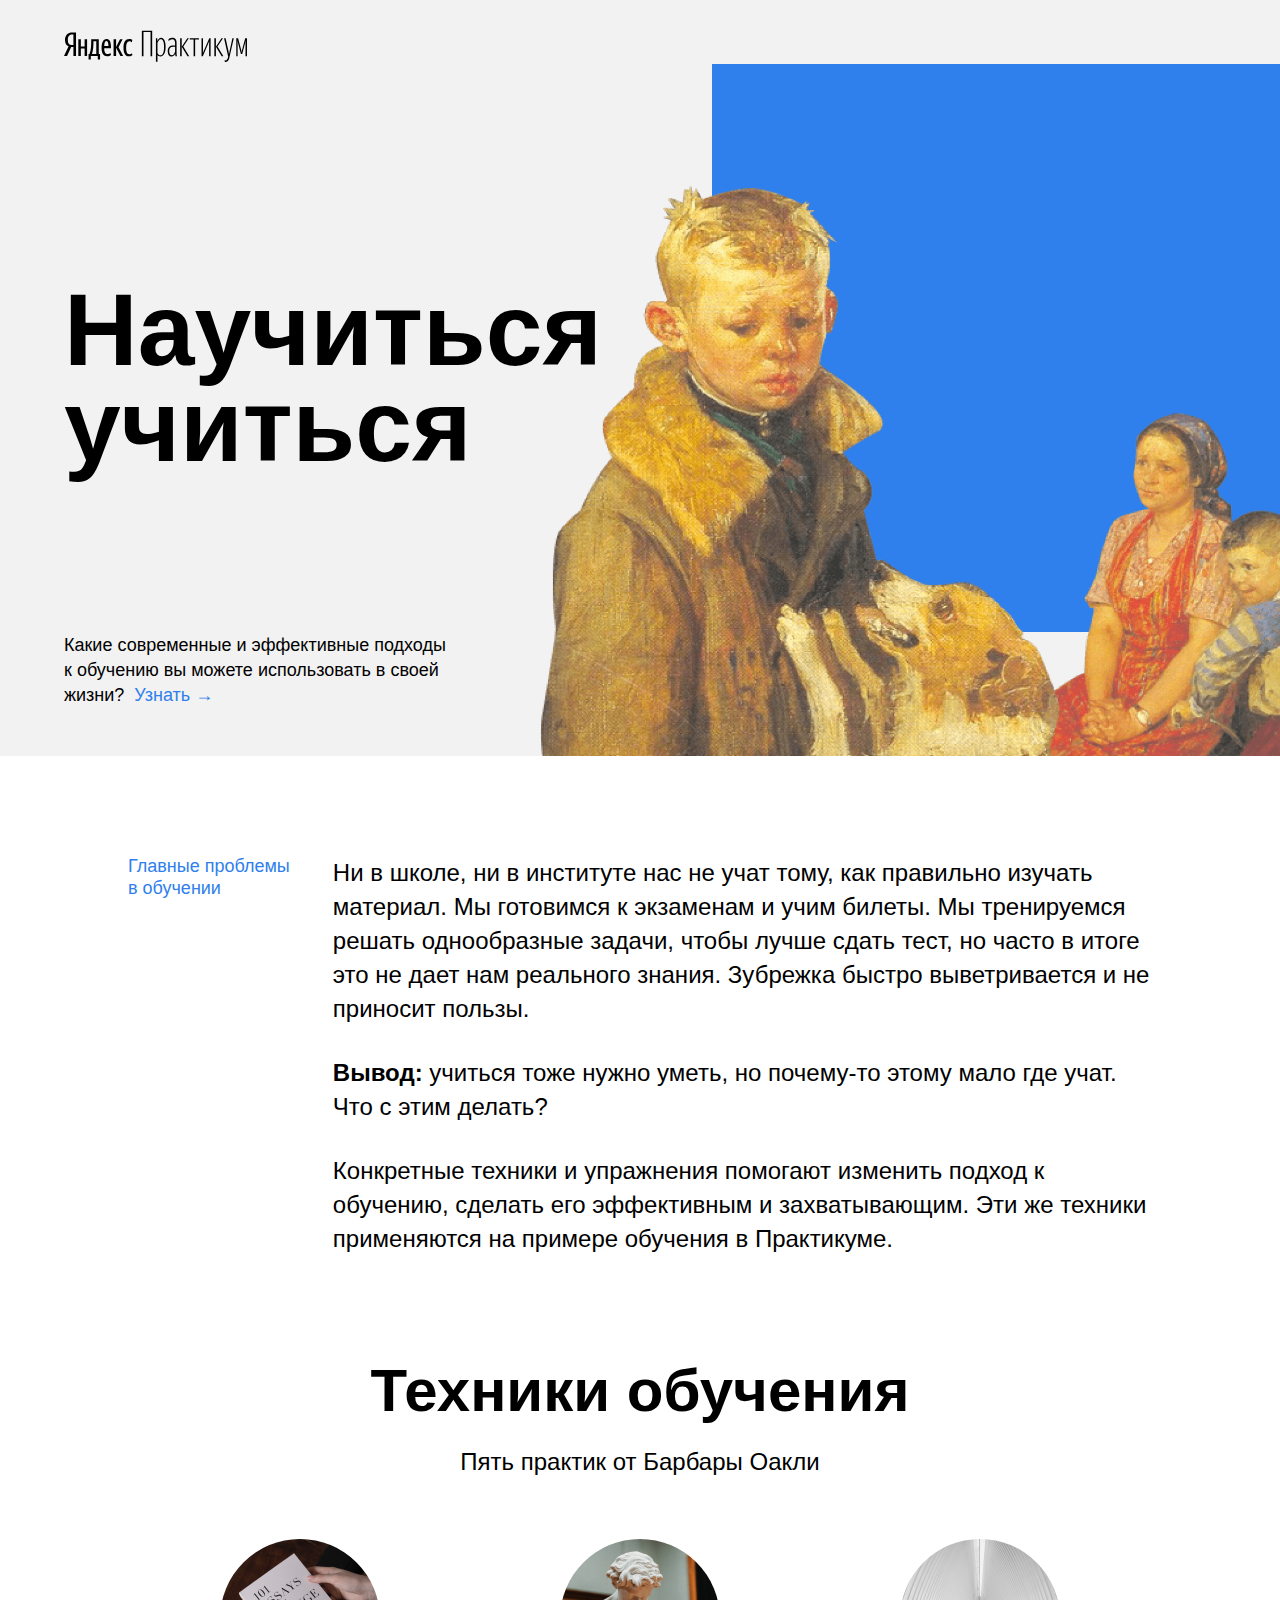
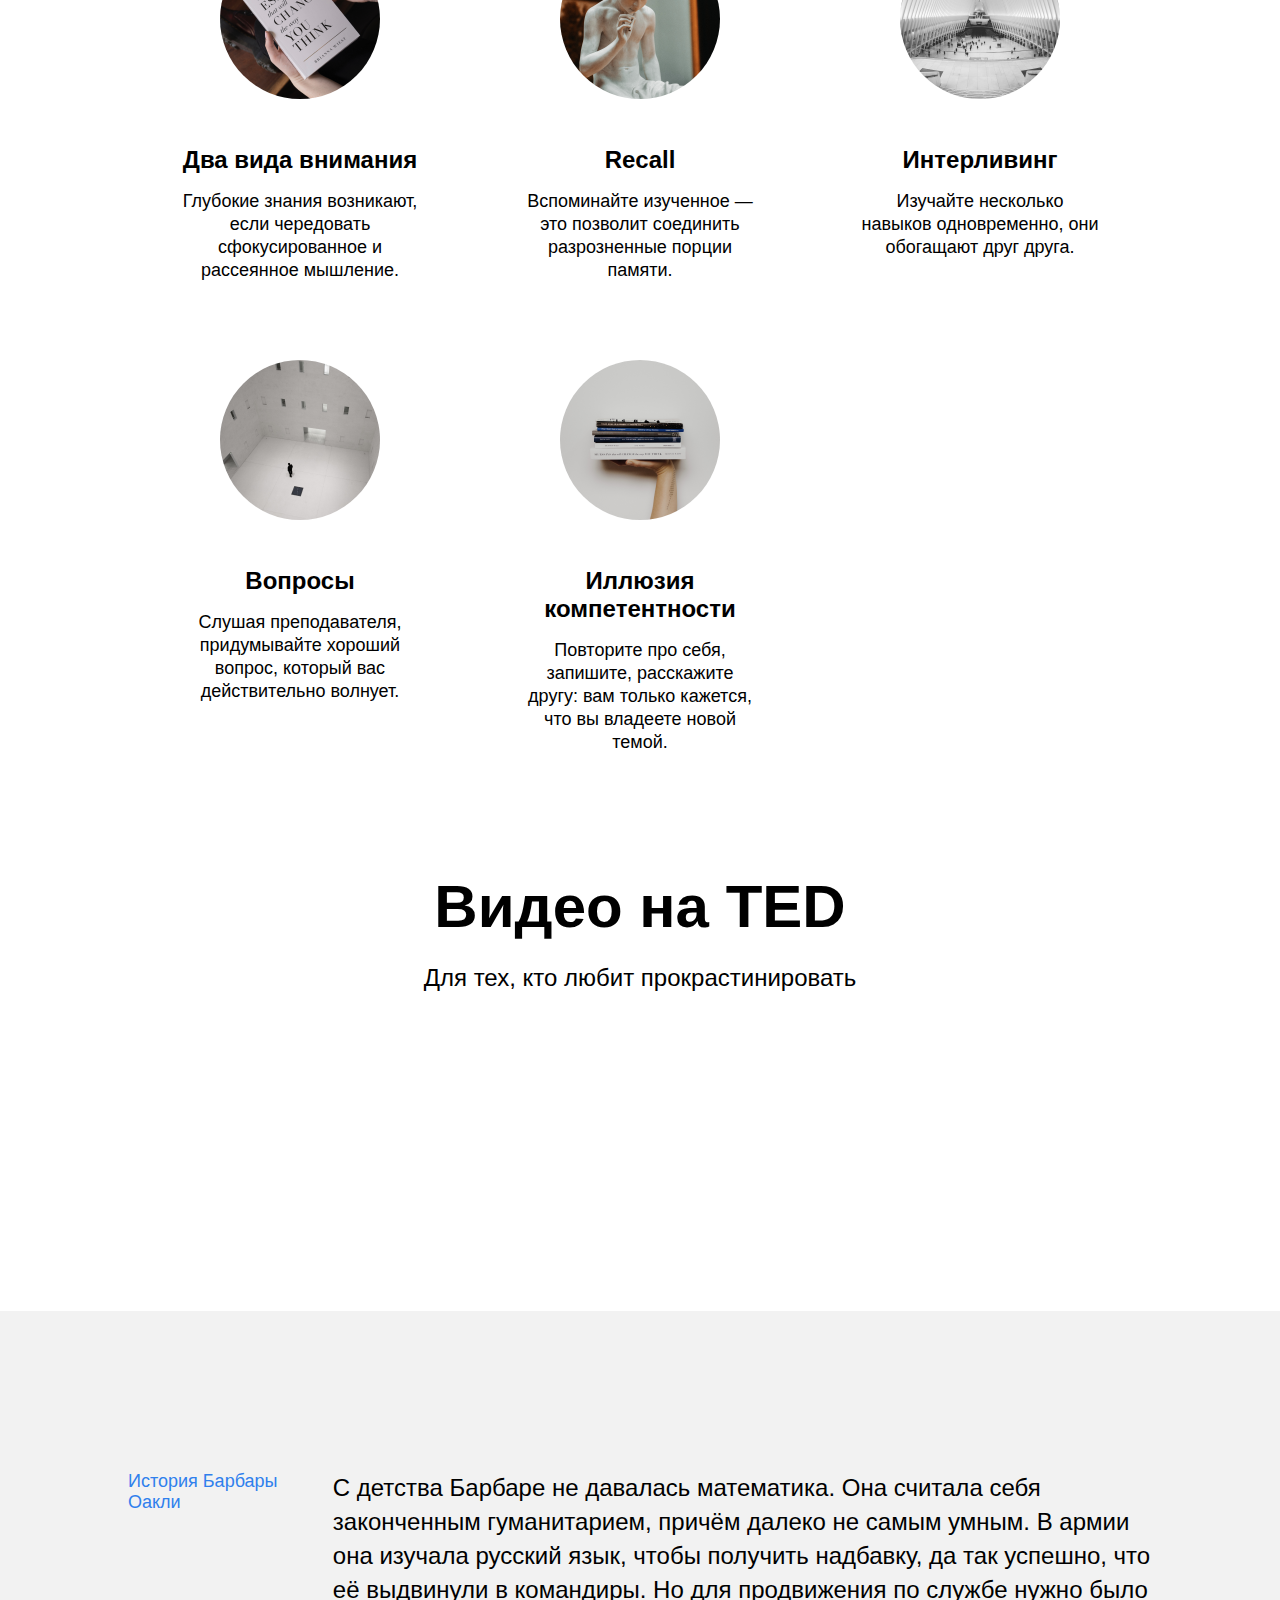
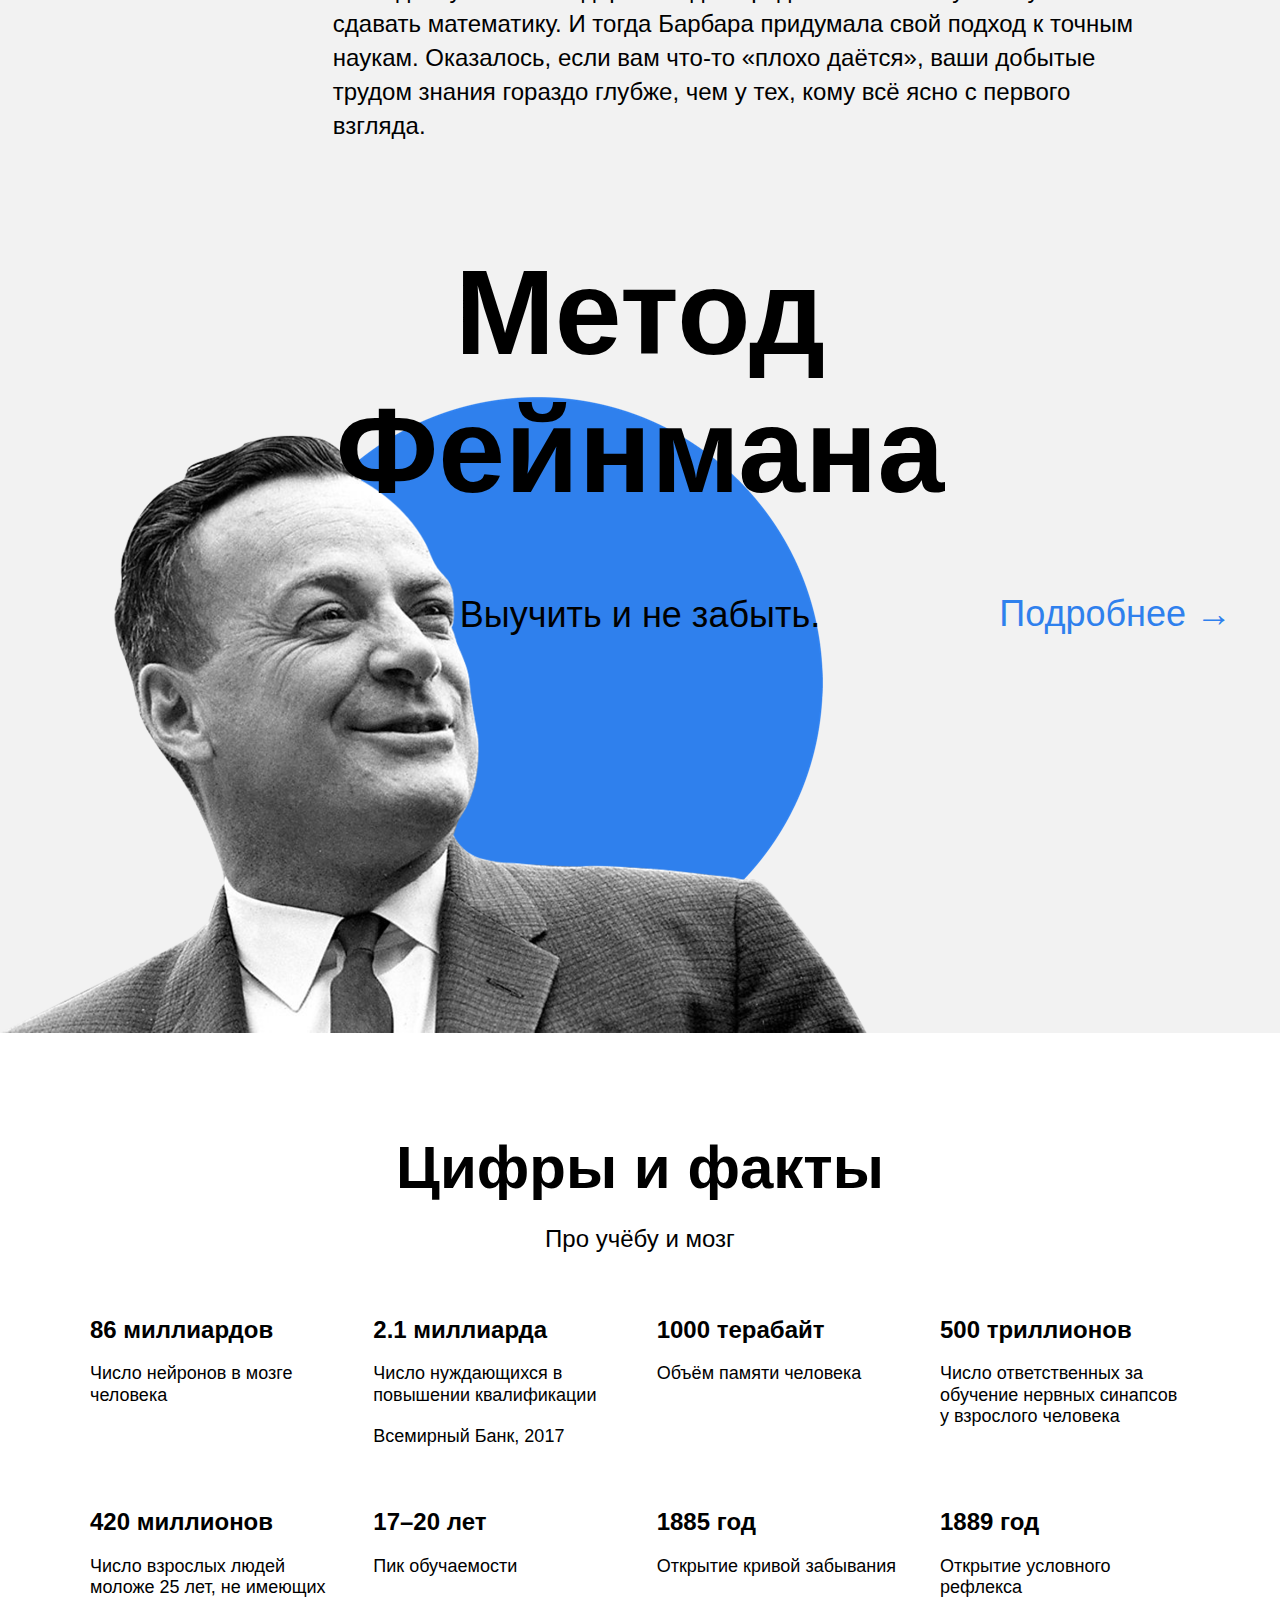
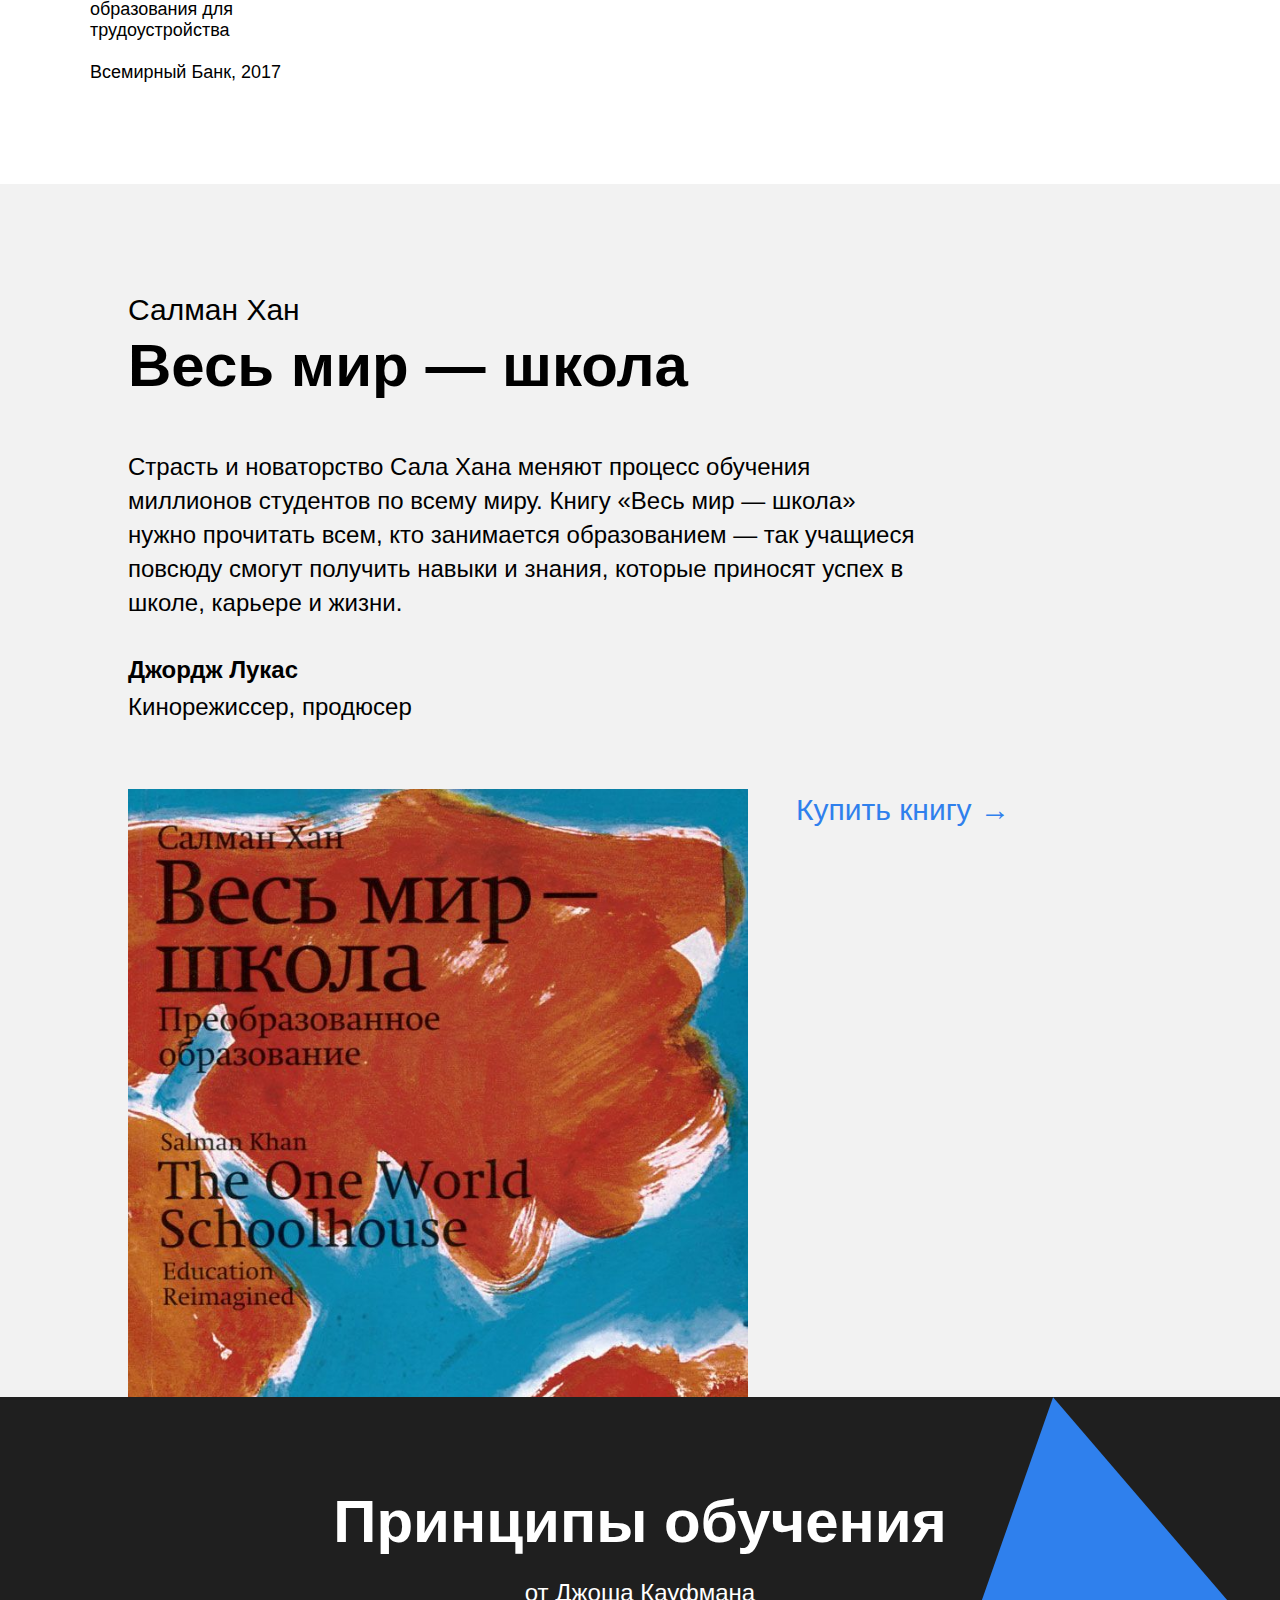
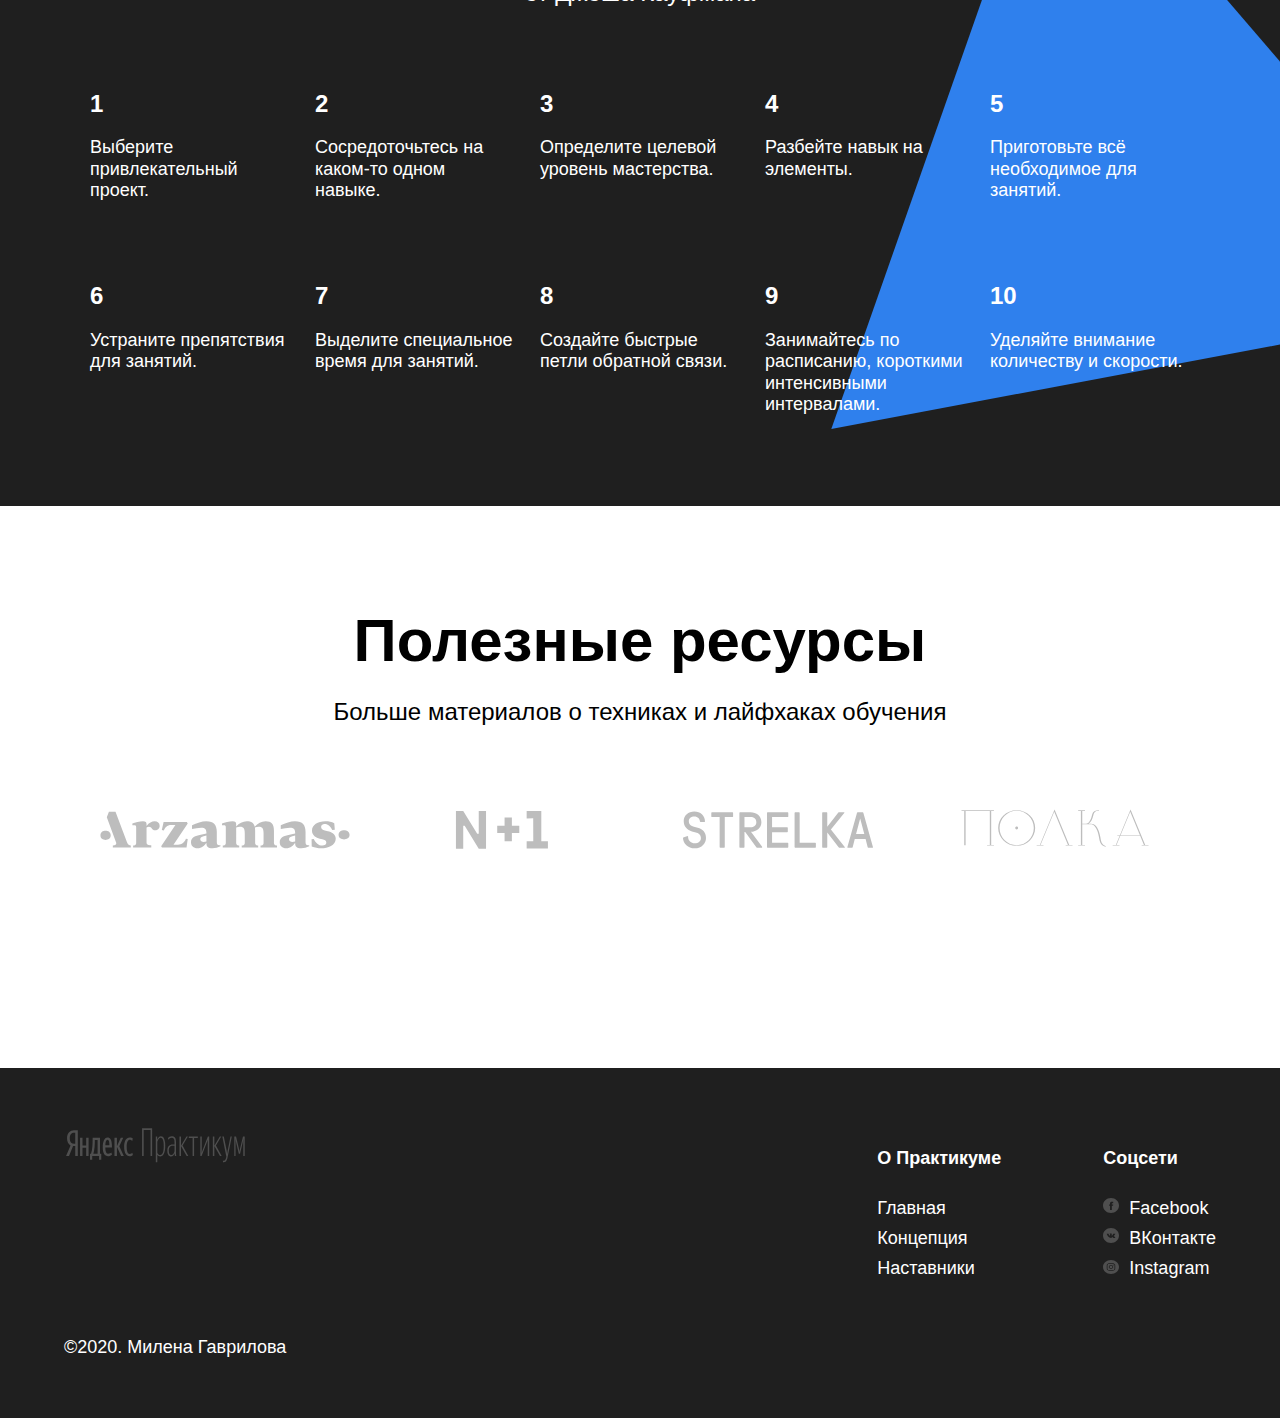
<file: index.html>
<!DOCTYPE html>
<html lang="ru">

<head>
  <meta charset="UTF-8">
  <meta name="viewport" content="width=device-width, initial-scale=1.0">
  <link rel="stylesheet" href="./pages/index.css">
  <title>Научиться учиться</title>
</head>

<body>
  <div class="page">
    <header class="header">
      <img class="logo logo_place_header" src="images/logo_place_header.svg" alt="Логотип Яндекс.Практикум">
      <h1 class="header__title">Научиться учиться</h1>
      <p class="header__subtitle">Какие современные и эффективные подходы к обучению вы можете использовать в своей
        жизни?<a href="#description" class="header__link">Узнать →</a></p>
      <img class="header__main-illustration" src="images/header-image.png" alt="Фрагмент картины 'Опять двойка'">
      <div class="header__square-pic rotation"></div>
    </header>
    <main class="content">
      <section class="description" id="description">
        <div class="two-columns">
          <h2 class="two-columns__brief">Главные проблемы в обучении</h2>
          <div class="two-columns__main-text">
            <p class="two-columns__paragraph">Ни в школе, ни в институте нас не учат тому, как правильно изучать
              материал. Мы готовимся к экзаменам и учим билеты. Мы тренируемся решать однообразные задачи, чтобы лучше
              сдать тест, но часто в итоге это не дает нам реального знания. Зубрежка быстро выветривается и не приносит
              пользы.</p>
            <p class="two-columns__paragraph"><span class="two-columns__span-accent">Вывод: </span>учиться тоже нужно
              уметь, но почему-то этому мало где
              учат. Что с этим делать?</p>
            <p class="two-columns__paragraph">Конкретные техники и упражнения помогают изменить подход к обучению,
              сделать его эффективным и захватывающим. Эти же техники применяются на примере обучения в Практикуме.</p>
          </div>
        </div>
      </section>

      <section class="techniques">
        <h2 class="section-title">Техники обучения</h2>
        <p class="section-subtitle">Пять практик от Барбары Оакли</p>
        <div class="cards">
          <div class="cards__item">
            <img class="cards__image" src="images/cards-attention.png" alt="Книга">
            <h3 class="cards__title">Два вида внимания</h3>
            <p class="cards__description">Глубокие знания возникают, если чередовать сфокусированное и рассеянное
              мышление.
            </p>
          </div>
          <div class="cards__item">
            <img class="cards__image" src="images/cards-recall.png" alt="Статуя мальчика">
            <h3 class="cards__title">Recall</h3>
            <p class="cards__description">Вспоминайте изученное — это позволит соединить разрозненные порции памяти.</p>
          </div>
          <div class="cards__item">
            <img class="cards__image" src="images/cards-interliving.png" alt="Выставочный зал">
            <h3 class="cards__title">Интерливинг</h3>
            <p class="cards__description">Изучайте несколько навыков одновременно, они обогащают друг друга.</p>
          </div>
          <div class="cards__item">
            <img class="cards__image" src="images/cards-question.png" alt="Небольшое помещение с человеком внутри">
            <h3 class="cards__title">Вопросы</h3>
            <p class="cards__description">Слушая преподавателя, придумывайте хороший вопрос, который вас действительно
              волнует.
            </p>
          </div>
          <div class="cards__item">
            <img class="cards__image" src="images/cards-competence.png" alt="Стопка книг в руке">
            <h3 class="cards__title">Иллюзия компетентности</h3>
            <p class="cards__description">Повторите про себя, запишите, расскажите другу: вам только кажется, что вы
              владеете новой темой.
            </p>
          </div>
        </div>
      </section>

      <section class="video">
        <h2 class="section-title">Видео нa TED</h2>
        <p class="section-subtitle">Для тех, кто любит прокрастинировать</p>
        <div class="video__iframes">
          <iframe class="video__iframe" src="https://www.youtube.com/embed/arj7oStGLkU"
            allow="accelerometer; autoplay; clipboard-write; encrypted-media; gyroscope; picture-in-picture"
            allowfullscreen>
          </iframe>
          <iframe class="video__iframe" src="https://www.youtube.com/embed/5MgBikgcWnY"
            allow="accelerometer; autoplay; clipboard-write; encrypted-media; gyroscope; picture-in-picture"
            allowfullscreen>
          </iframe>
        </div>
      </section>

      <section class="oakley">
        <div class="two-columns">
          <h2 class="two-columns__brief">История Барбары Оакли</h2>
          <div class="two-columns__main-text">
            <p class="two-columns__paragraph">С детства Барбаре не давалась математика. Она считала себя законченным
              гуманитарием, причём далеко не самым умным. В армии она изучала русский язык, чтобы получить надбавку, да
              так успешно, что её выдвинули в командиры. Но для продвижения по службе нужно было сдавать математику. И
              тогда Барбара придумала свой подход к точным наукам. Оказалось, если вам что-то «плохо даётся», ваши
              добытые трудом знания гораздо глубже, чем у тех, кому всё ясно с первого взгляда.
            </p>
          </div>
        </div>
      </section>

      <section class="feynman" id="feynman">
        <h2 class="feynman__title">Метод Фейнмана</h2>
        <p class="feynman__subtitle">Выучить и не забыть.</p>
        <a href="#kaufman" class="feynman__link">Подробнее →</a>
      </section>

      <section class="digits">
        <h2 class="section-title">Цифры и факты</h2>
        <p class="section-subtitle">Про учёбу и мозг</p>
        <div class="table">
          <div class="table__cell">
            <h3 class="table__heading">86 миллиардов</h3>
            <p class="table__text">Число нейронов в мозге человека</p>
          </div>
          <div class="table__cell">
            <h3 class="table__heading">2.1 миллиарда</h3>
            <p class="table__text">Число нуждающихся в повышении квалификации</p>
            <p class="table__text">Всемирный Банк, 2017</p>
          </div>
          <div class="table__cell">
            <h3 class="table__heading">1000 терабайт</h3>
            <p class="table__text">Объём памяти человека</p>
          </div>
          <div class="table__cell">
            <h3 class="table__heading">500 триллионов</h3>
            <p class="table__text">Число ответственных за обучение нервных синапсов у взрослого человека</p>
          </div>
          <div class="table__cell">
            <h3 class="table__heading">420 миллионов</h3>
            <p class="table__text">Число взрослых людей моложе 25 лет, не имеющих образования для трудоустройства</p>
            <p class="table__text">Всемирный Банк, 2017</p>
          </div>
          <div class="table__cell">
            <h3 class="table__heading">17–20 лет</h3>
            <p class="table__text">Пик обучаемости</p>
          </div>
          <div class="table__cell">
            <h3 class="table__heading">1885 год</h3>
            <p class="table__text">Открытие кривой забывания</p>
          </div>
          <div class="table__cell">
            <h3 class="table__heading">1889 год</h3>
            <p class="table__text">Открытие условного рефлекса</p>
          </div>
        </div>
      </section>

      <section class="khan">
        <div class="khan__container">
          <p class="khan__author">Салман Хан</p>
          <h2 class="khan__title">Весь мир — школа</h2>
          <p class="khan__quote">Страсть и новаторство Сала Хана меняют процесс обучения миллионов студентов по всему
            миру. Книгу «Весь мир — школа» нужно прочитать всем, кто занимается образованием — так учащиеся повсюду
            смогут получить навыки и знания, которые приносят успех в школе, карьере и жизни.</p>
          <p class="khan__quote-author">Джордж Лукас</p>
          <p class="khan__quote-author-subline">Кинорежиссер, продюсер</p>
          <div class="khan__book-container">
            <img class="khan__book-pic" src="images/khan-book.jpg" alt="Книга 'Весь мир — школа'">
            <a class="khan__buy-link" href="#">Купить книгу →</a>
          </div>
        </div>
      </section>

      <section class="kaufman" id="kaufman">
        <h2 class="section-title section-title_theme_dark">Принципы обучения</h2>
        <p class="section-subtitle section-subtitle_theme_dark">от Джоша Кауфмана</p>
        <div class="kaufman__triangle rotation"></div>
        <div class="table table_theme_dark">
          <div class="table__cell table__cell_theme_dark">
            <h3 class="table__heading table__heading_theme_dark">1</h3>
            <p class="table__text table__text_theme_dark">Выберите привлекательный проект.</p>
          </div>
          <div class="table__cell table__cell_theme_dark">
            <h3 class="table__heading table__heading_theme_dark">2</h3>
            <p class="table__text table__text_theme_dark">Сосредоточьтесь на каком-то одном навыке.</p>
          </div>
          <div class="table__cell table__cell_theme_dark">
            <h3 class="table__heading table__heading_theme_dark">3</h3>
            <p class="table__text table__text_theme_dark">Определите целевой уровень мастерства.</p>
          </div>
          <div class="table__cell table__cell_theme_dark">
            <h3 class="table__heading table__heading_theme_dark">4</h3>
            <p class="table__text table__text_theme_dark">Разбейте навык на элементы.</p>
          </div>
          <div class="table__cell table__cell_theme_dark">
            <h3 class="table__heading table__heading_theme_dark">5</h3>
            <p class="table__text table__text_theme_dark">Приготовьте всё необходимое для занятий.</p>
          </div>
          <div class="table__cell table__cell_theme_dark">
            <h3 class="table__heading table__heading_theme_dark">6</h3>
            <p class="table__text table__text_theme_dark">Устраните препятствия для занятий.</p>
          </div>
          <div class="table__cell table__cell_theme_dark">
            <h3 class="table__heading table__heading_theme_dark">7</h3>
            <p class="table__text table__text_theme_dark">Выделите специальное время для занятий.</p>
          </div>
          <div class="table__cell table__cell_theme_dark">
            <h3 class="table__heading table__heading_theme_dark">8</h3>
            <p class="table__text table__text_theme_dark">Создайте быстрые петли обратной связи.</p>
          </div>
          <div class="table__cell table__cell_theme_dark">
            <h3 class="table__heading table__heading_theme_dark">9</h3>
            <p class="table__text table__text_theme_dark">Занимайтесь по расписанию, короткими интенсивными интервалами.
            </p>
          </div>
          <div class="table__cell table__cell_theme_dark">
            <h3 class="table__heading table__heading_theme_dark">10</h3>
            <p class="table__text table__text_theme_dark">Уделяйте внимание количеству и скорости.</p>
          </div>
        </div>
      </section>

      <section class="resources">
        <h2 class="section-title">Полезные ресурсы</h2>
        <p class="section-subtitle">Больше материалов о техниках и лайфхаках обучения</p>
        <ul class="resources__logo-zone">
          <li><a class="resources__link" href="#"><img class="resources__logo" src="images/logo/resources-arzamas.svg"
                alt="Логотип Arzamas"></a></li>
          <li><a class="resources__link" href="#"><img class="resources__logo" src="images/logo/resources-n1.svg" alt="Логотип N+1"></a></li>
          <li><a class="resources__link" href="#"><img class="resources__logo" src="images/logo/resources-strelka.svg"
                alt="Логотип STRELKA"></a></li>
          <li><a class="resources__logo" href="#"><img class="resources__logo" src="images/logo/resources-polka.svg" alt="Логотип Полка"></a>
          </li>
        </ul>
      </section>
    </main>
    <footer class="footer">
      <div class="footer__columns">
        <div class="footer__column footer__column_content_copyright">
          <img class="logo logo_place_footer" src="images/logo_place_footer.svg" alt="Логотип Яндекс.Практикум">
          <p class="footer__author">©2020. Милена Гаврилова</p>
        </div>
        <div class="footer__column footer__column_content_info">
          <h2 class="footer__column-heading">
            О Практикуме
          </h2>
          <nav>
            <ul class="footer__column-links">
              <li><a class="footer__column-link" href="#">Главная</a></li>
              <li><a class="footer__column-link" href="#description">Концепция</a></li>
              <li><a class="footer__column-link" href="#feynman">Наставники</a></li>
            </ul>
          </nav>
        </div>
        <div class="footer__column footer__column_content_social">
          <h2 class="footer__column-heading">
            Соцсети
          </h2>
          <nav>
            <ul class="footer__column-links">
              <li><a class="footer__column-link" href="#"><img class="footer__social-icon"
                    src="images/facebook_color_white.svg" alt="Иконка Facebook">Facebook</a></li>
              <li><a class="footer__column-link" href="#"><img class="footer__social-icon"
                    src="images/vk_color_white.svg" alt="Иконка ВКонтакте">ВКонтакте</a></li>
              <li><a class="footer__column-link" href="#"><img class="footer__social-icon"
                    src="images/instagram_color_white.svg" alt="Иконка Instagram">Instagram</a></li>
            </ul>
          </nav>
        </div>
      </div>
    </footer>
  </div>
</body>

</html>
</file>
<file: pages/index.css>
@import url(../vendor/normalize.css);
@import url(../blocks/page/page.css);

@import url(../blocks/header/header.css);
@import url(../blocks/logo/logo.css);
@import url(../blocks/logo/_place/logo_place_header.css);
@import url(../blocks/header/__title/header__title.css);
@import url(../blocks/header/__subtitle/header__subtitle.css);
@import url(../blocks/header/__link/header__link.css);
@import url(../blocks/header/__main-illustration/header__main-illustration.css);
@import url(../blocks/header/__square-pic/header__square-pic.css);
@import url(../blocks/rotation/rotation.css);

@import url(../blocks/description/description.css);
@import url(../blocks/two-columns/two-columns.css);
@import url(../blocks/two-columns/__brief/two-columns__brief.css);
@import url(../blocks/two-columns/__main-text/two-columns__main-text.css);
@import url(../blocks/two-columns/__paragraph/two-columns__paragraph.css);
@import url(../blocks/two-columns/__span-accent/two-columns__span-accent.css);

@import url(../blocks/techniques/techniques.css);
@import url(../blocks/cards/cards.css);
@import url(../blocks/cards/__item/cards__item.css);
@import url(../blocks/cards/__image/cards__image.css);
@import url(../blocks/cards/__title/cards__title.css);
@import url(../blocks/cards/__description/cards__description.css);

@import url(../blocks/video/video.css);
@import url(../blocks/video/__iframes/video__iframes.css);
@import url(../blocks/video/__iframe/video__iframe.css);

@import url(../blocks/oakley/oakley.css);

@import url(../blocks/feynman/feynman.css);
@import url(../blocks/feynman/__title/feynman__title.css);
@import url(../blocks/feynman/__subtitle/feynman__subtitle.css);
@import url(../blocks/feynman/__link/feynman__link.css);

@import url(../blocks/digits/digits.css);
@import url(../blocks/section-title/section-title.css);
@import url(../blocks/section-subtitle/section-subtitle.css);
@import url(../blocks/table/table.css);
@import url(../blocks/table/__cell/table__cell.css);
@import url(../blocks/table/__heading/table__heading.css);
@import url(../blocks/table/__text/table__text.css);

@import url(../blocks/khan/khan.css);
@import url(../blocks/khan/__container/khan__container.css);
@import url(../blocks/khan/__author/khan__author.css);
@import url(../blocks/khan/__title/khan__title.css);
@import url(../blocks/khan/__quote/khan__quote.css);
@import url(../blocks/khan/__quote-author/khan__quote-author.css);
@import url(../blocks/khan/__quote-author-subline/khan__quote-author-subline.css);
@import url(../blocks/khan/__book-container/khan__book-container.css);
@import url(../blocks/khan/__book-pic/khan__book-pic.css);
@import url(../blocks/khan/__buy-link/khan__buy-link.css);
@import url(../blocks/kaufman/kaufman.css);
@import url(../blocks/kaufman/__triangle/kaufman__triangle.css);
@import url(../blocks/section-title/_theme/section-title_theme_dark.css);
@import url(../blocks/section-subtitle/_theme/section-subtitle_theme_dark.css);
@import url(../blocks/table/__cell/_theme/table__cell_theme_dark.css);
@import url(../blocks/table/__heading/_theme/table__heading_theme_dark.css);
@import url(../blocks/table/__text/_theme/table__text_theme_dark.css);

@import url(../blocks/resources/resources.css);
@import url(../blocks/resources/__logo-zone/resources__logo-zone.css);
@import url(../blocks/resources/__link/resources__link.css);
@import url(../blocks/resources/__logo/resources__logo.css);

@import url(../blocks/footer/footer.css);
@import url(../blocks/footer/__columns/footer__columns.css);
@import url(../blocks/footer/__column/footer__column.css);
@import url(../blocks/footer/__column/_content/footer__column_content_copyright.css);
@import url(../blocks/logo/_place/logo_place_footer.css);
@import url(../blocks/footer/__author/footer__author.css);
@import url(../blocks/footer/__column/_content/footer__column_content_info.css);
@import url(../blocks/footer/__column-heading/footer__column-heading.css);
@import url(../blocks/footer/__column-links/footer__column-links.css);
@import url(../blocks/footer/__column-link/footer__column-link.css);
@import url(../blocks/footer/__column/_content/footer__column_content_social.css);
@import url(../blocks/footer/__social-icon/footer__social-icon.css);
</file>
